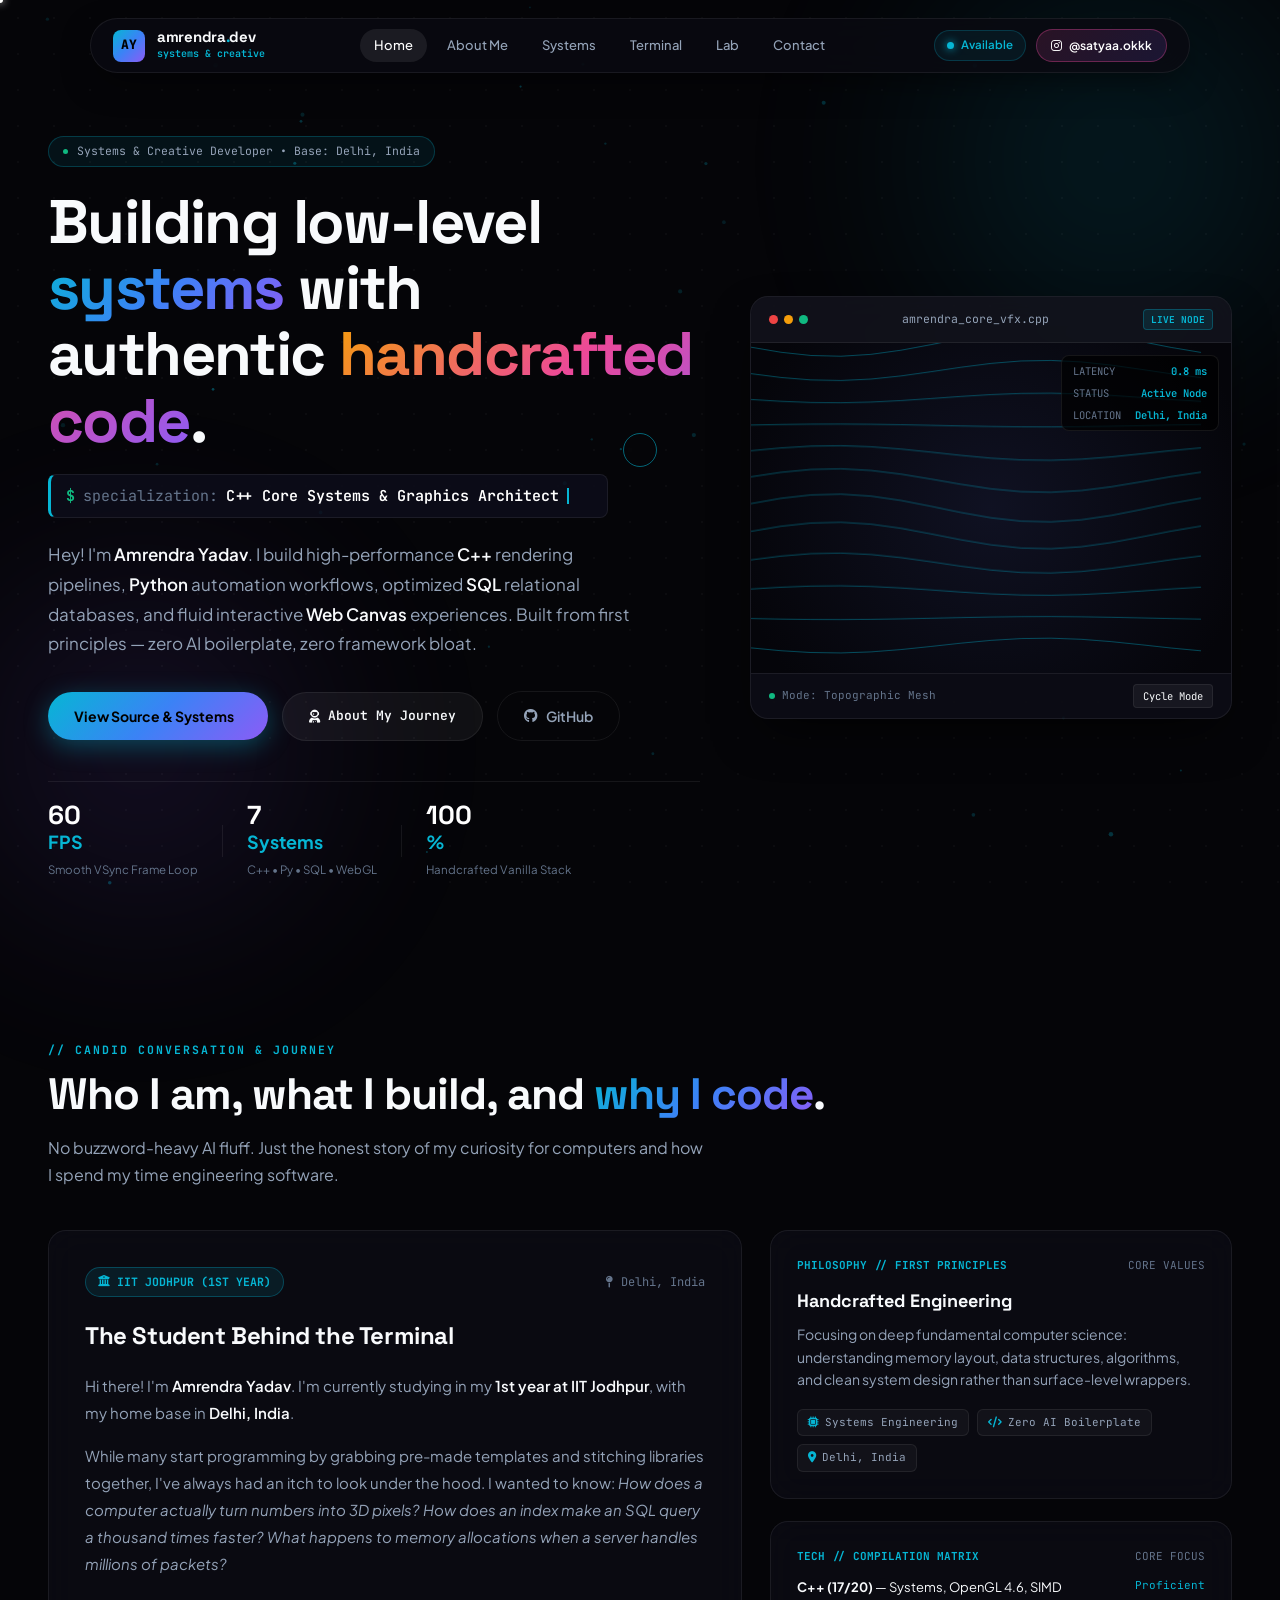
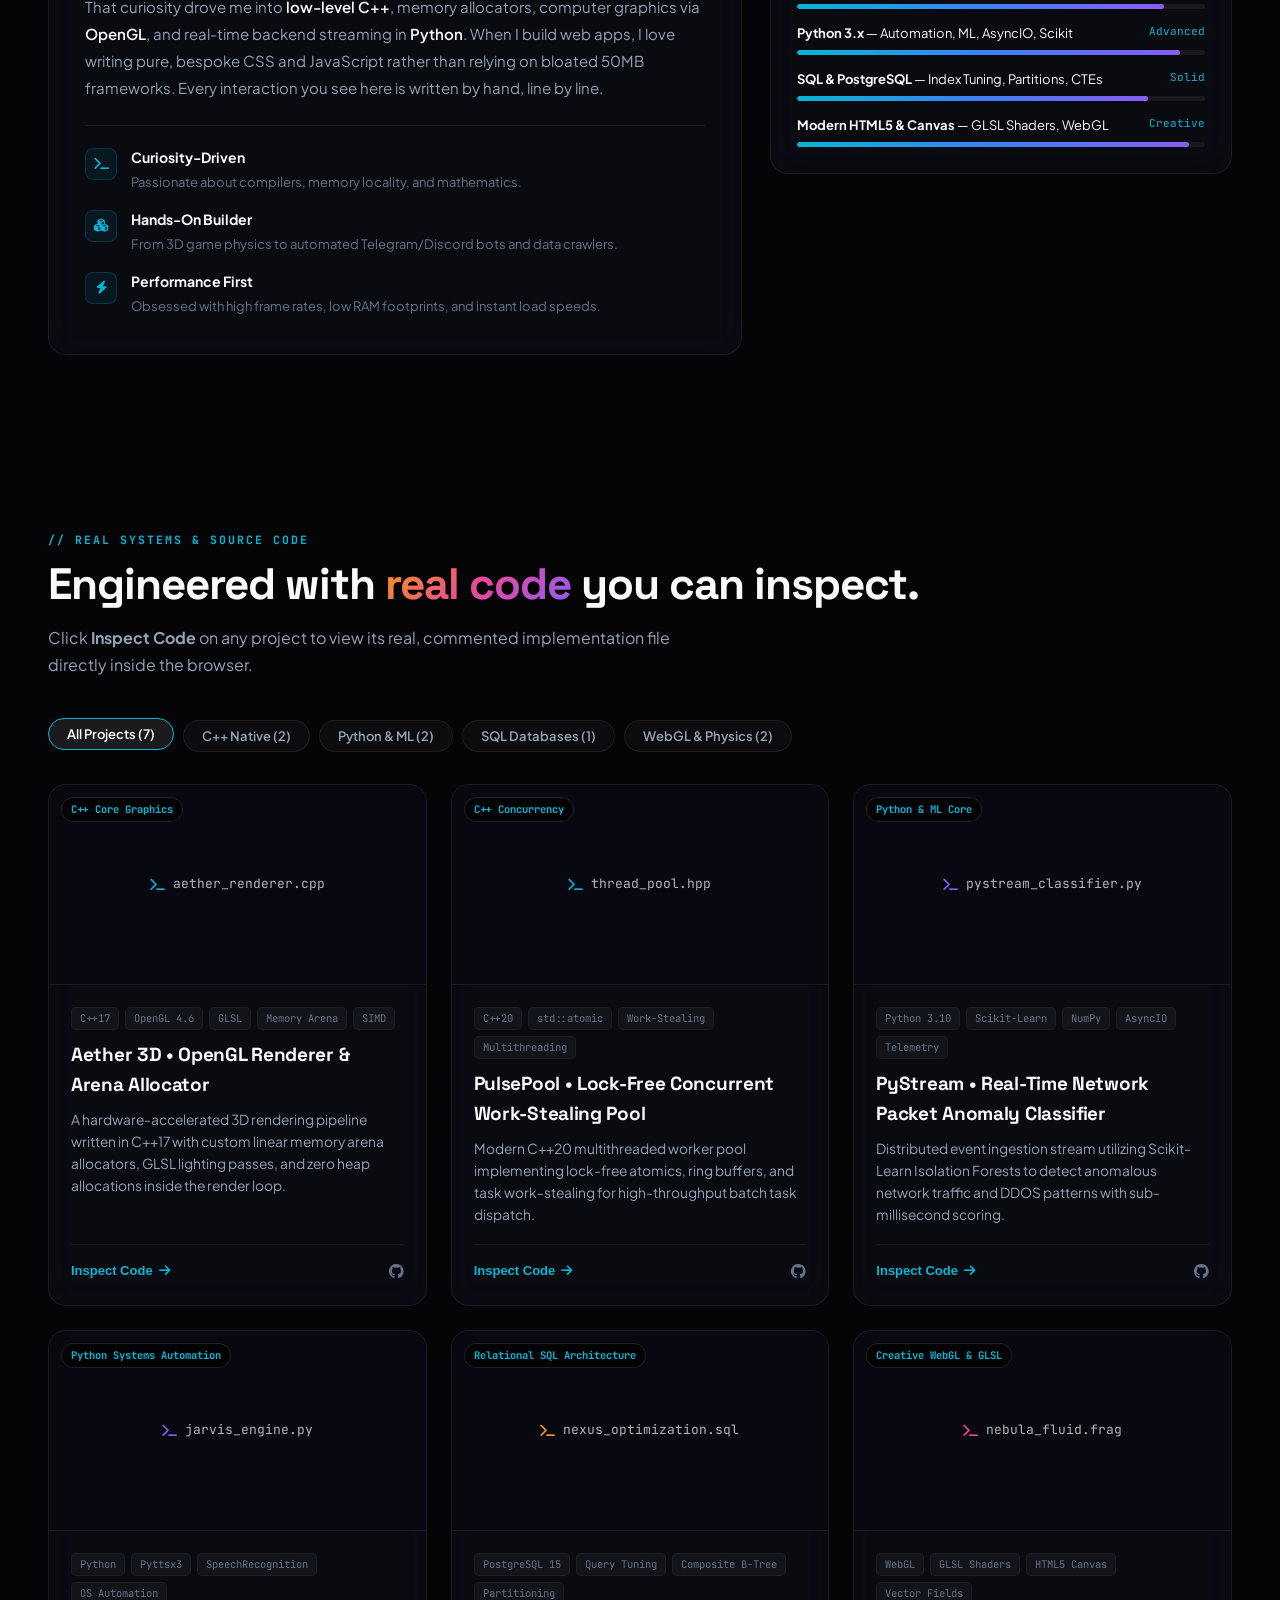
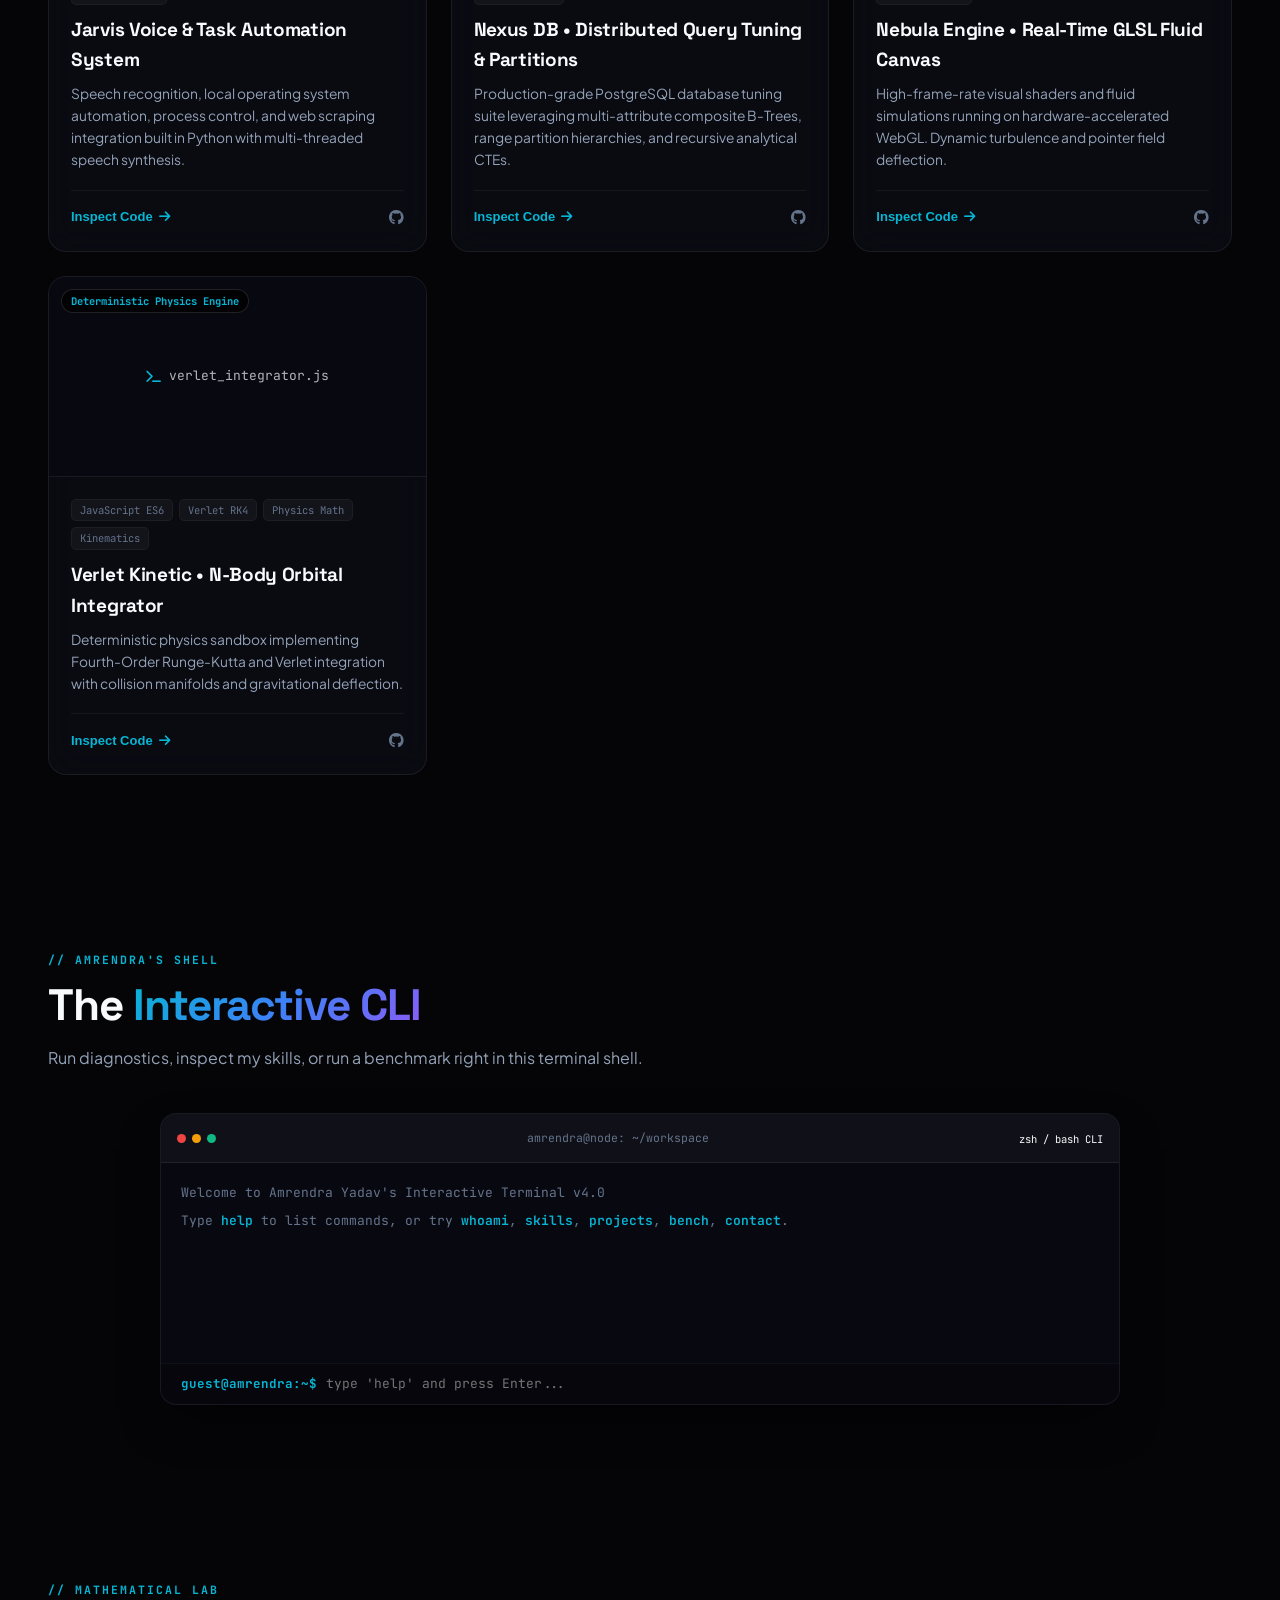
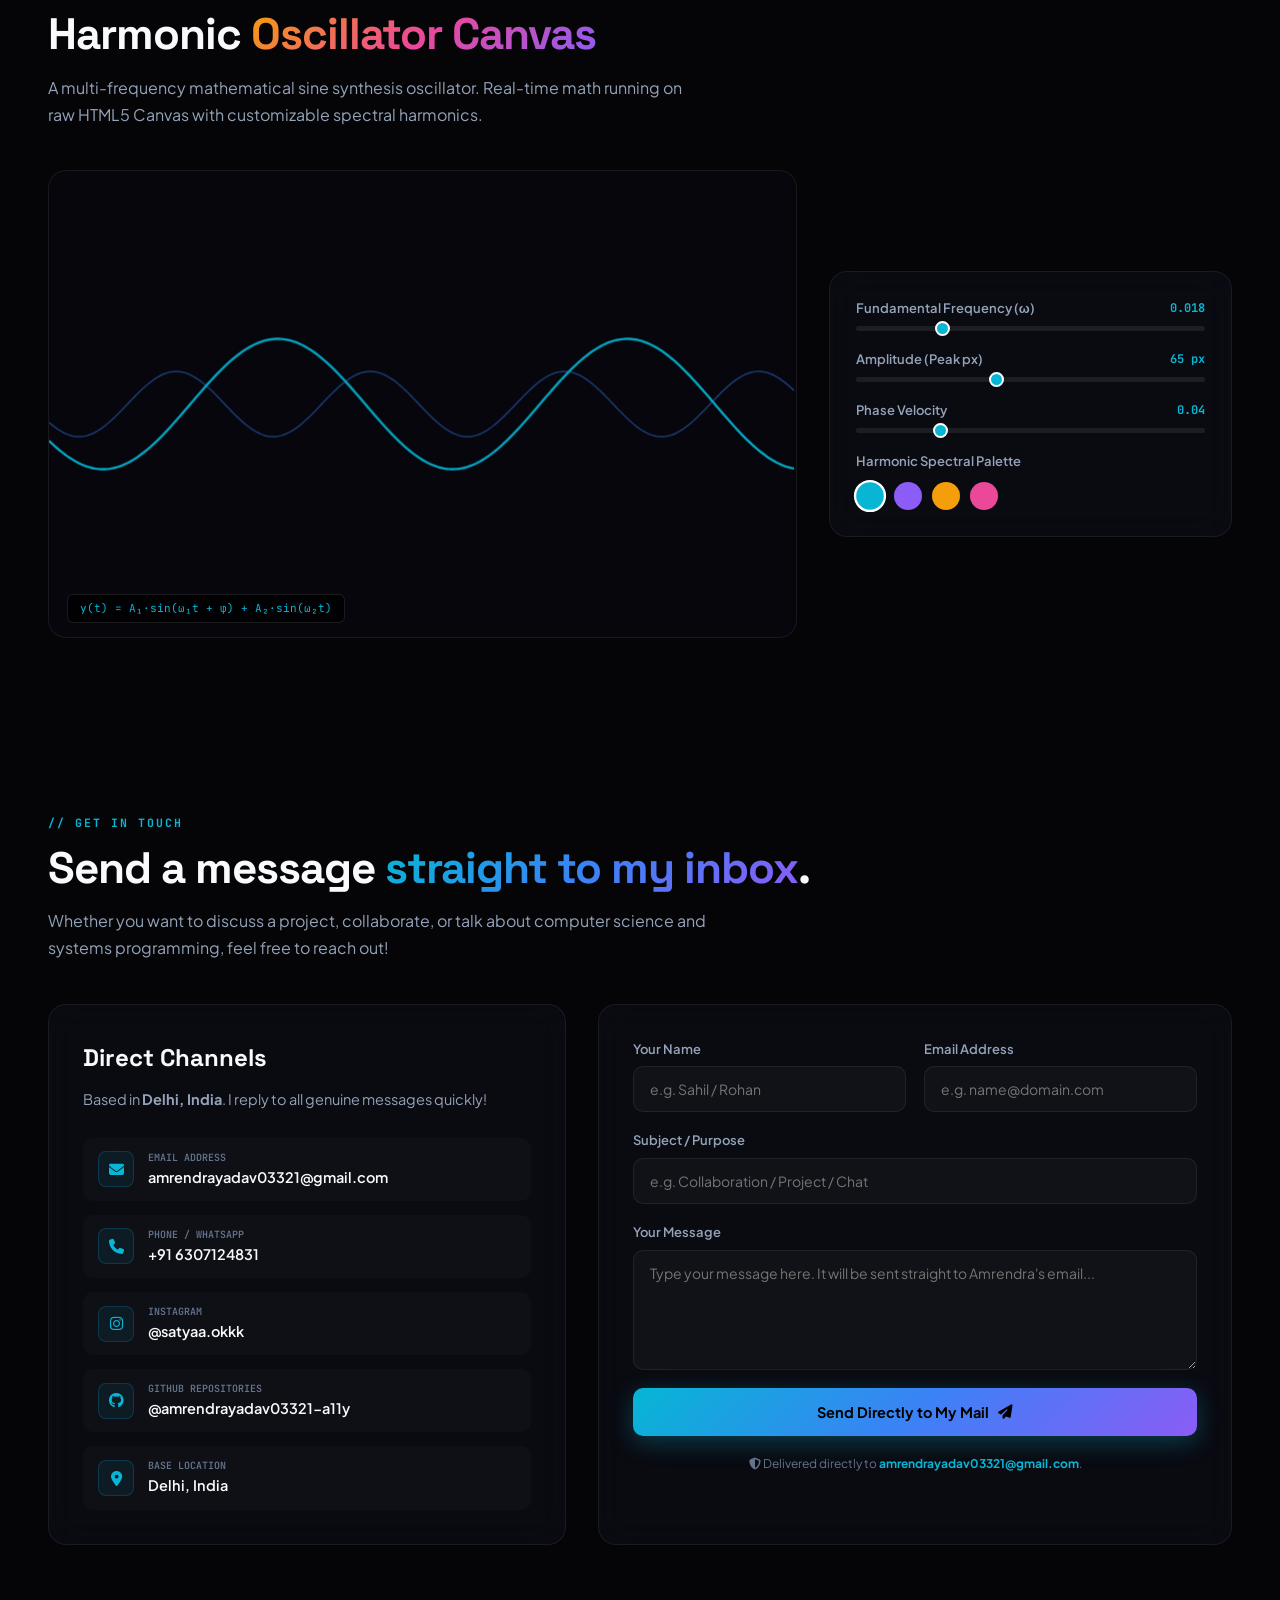
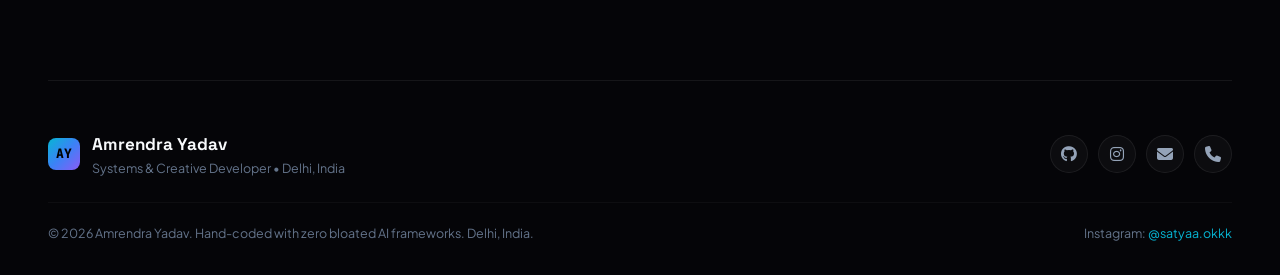
<file: index.html>
<!DOCTYPE html>
<html lang="en">
<head>
  <meta charset="UTF-8">
  <meta name="viewport" content="width=device-width, initial-scale=1.0">
  <meta name="description" content="Amrendra Yadav - Systems Engineer & Creative Developer specializing in low-level C++ rendering, Python systems automation, distributed SQL, and hardware-accelerated WebGL.">
  <meta name="keywords" content="Amrendra Yadav, Systems Engineer, Creative Developer, C++, Python, SQL, WebGL, Shader, Delhi, India, Portfolio">
  <meta name="author" content="Amrendra Yadav">
  <title>Amrendra Yadav • Systems & Creative Developer</title>
  
  <!-- Fonts -->
  <link rel="preconnect" href="https://fonts.googleapis.com">
  <link rel="preconnect" href="https://fonts.gstatic.com" crossorigin>
  <link href="https://fonts.googleapis.com/css2?family=JetBrains+Mono:wght@400;500;700&family=Plus+Jakarta+Sans:wght@300;400;500;600;700;800&family=Space+Grotesk:wght@500;600;700;800&display=swap" rel="stylesheet">
  
  <!-- FontAwesome -->
  <link rel="stylesheet" href="https://cdnjs.cloudflare.com/ajax/libs/font-awesome/6.5.1/css/all.min.css">
  
  <!-- Stylesheet -->
  <link rel="stylesheet" href="styles.css">
</head>
<body class="theme-dark">

  <!-- Hardware-Accelerated Interactive Canvas Backdrop (Lag-Free) -->
  <canvas id="interactive-canvas"></canvas>
  <div class="noise-overlay"></div>
  <div class="ambient-glow ambient-glow-1"></div>
  <div class="ambient-glow ambient-glow-2"></div>

  <!-- Custom Cursor System -->
  <div class="cursor-dot" id="cursor-dot"></div>
  <div class="cursor-follower" id="cursor-follower">
    <span class="cursor-label" id="cursor-label"></span>
  </div>

  <!-- Floating Island Navigation -->
  <header class="header-container">
    <div class="nav-island">
      <a href="#hero" class="brand-badge" data-cursor="link">
        <span class="brand-monogram">AY</span>
        <div class="brand-text-wrap">
          <span class="brand-name">amrendra<span class="brand-dot">.</span>dev</span>
          <span class="brand-sub">systems & creative</span>
        </div>
      </a>

      <nav class="nav-menu">
        <a href="#hero" class="nav-link active" data-cursor="link">Home</a>
        <a href="#about" class="nav-link" data-cursor="link">About Me</a>
        <a href="#projects" class="nav-link" data-cursor="link">Systems</a>
        <a href="#terminal" class="nav-link" data-cursor="link">Terminal</a>
        <a href="#playground" class="nav-link" data-cursor="link">Lab</a>
        <a href="#contact" class="nav-link" data-cursor="link">Contact</a>
      </nav>

      <div class="nav-actions">
        <div class="status-indicator" title="Available for projects & collaboration">
          <span class="status-pulse"></span>
          <span class="status-text">Available</span>
        </div>
        <a href="https://instagram.com/satyaa.okkk" target="_blank" rel="noopener noreferrer" class="social-chip" data-cursor="link" title="Instagram: @satyaa.okkk">
          <i class="fab fa-instagram"></i>
          <span>@satyaa.okkk</span>
        </a>
      </div>
    </div>
  </header>

  <!-- Page Main Content -->
  <main class="page-container">

    <!-- HERO SECTION -->
    <section id="hero" class="hero-section">
      <div class="hero-grid">
        <div class="hero-left">
          
          <div class="meta-pill" data-cursor="info">
            <span class="pill-dot"></span>
            <span class="pill-text">Systems & Creative Developer • Base: Delhi, India</span>
          </div>

          <h1 class="hero-heading">
            Building low-level <span class="gradient-text gradient-ice">systems</span> with authentic <span class="gradient-text gradient-fire">handcrafted code</span>.
          </h1>

          <!-- Live Dynamic Decoder Terminal Subtitle -->
          <div class="decoder-console">
            <span class="decoder-prompt">$</span>
            <span class="decoder-label">specialization:</span>
            <span class="decoder-text" id="decoder-stream">C++ Core Systems Architect</span>
            <span class="decoder-caret"></span>
          </div>

          <p class="hero-summary">
            Hey! I'm <strong>Amrendra Yadav</strong>. I build high-performance <strong>C++</strong> rendering pipelines, <strong>Python</strong> automation workflows, optimized <strong>SQL</strong> relational databases, and fluid interactive <strong>Web Canvas</strong> experiences. Built from first principles — zero AI boilerplate, zero framework bloat.
          </p>

          <div class="hero-cta-group">
            <a href="#projects" class="btn btn-primary" data-cursor="view">
              <span>View Source & Systems</span>
              <i class="fas fa-arrow-down-right"></i>
            </a>
            <a href="#about" class="btn btn-terminal" data-cursor="interact">
              <i class="fas fa-user-astronaut"></i>
              <span>About My Journey</span>
            </a>
            <a href="https://github.com/amrendrayadav03321-a11y" target="_blank" rel="noopener noreferrer" class="btn btn-ghost" data-cursor="link">
              <i class="fab fa-github"></i>
              <span>GitHub</span>
            </a>
          </div>

          <!-- Quick Metrics Bar -->
          <div class="metrics-ticker">
            <div class="metric-box">
              <span class="metric-value">60</span><span class="metric-unit">FPS</span>
              <span class="metric-caption">Smooth VSync Frame Loop</span>
            </div>
            <div class="metric-separator"></div>
            <div class="metric-box">
              <span class="metric-value" data-target="7">7</span><span class="metric-unit"> Systems</span>
              <span class="metric-caption">C++ • Py • SQL • WebGL</span>
            </div>
            <div class="metric-separator"></div>
            <div class="metric-box">
              <span class="metric-value">100</span><span class="metric-unit">%</span>
              <span class="metric-caption">Handcrafted Vanilla Stack</span>
            </div>
          </div>
        </div>

        <!-- Hero Right: Interactive 3D Wireframe HUD -->
        <div class="hero-right">
          <div class="hud-card" id="hud-card" data-cursor="tilt">
            <div class="hud-header">
              <div class="hud-controls">
                <span class="hud-dot hud-dot-red"></span>
                <span class="hud-dot hud-dot-yellow"></span>
                <span class="hud-dot hud-dot-green"></span>
              </div>
              <span class="hud-title">amrendra_core_vfx.cpp</span>
              <span class="hud-badge">LIVE NODE</span>
            </div>

            <div class="hud-canvas-wrap">
              <canvas id="hud-canvas"></canvas>
              <div class="hud-stats-overlay">
                <div class="hud-stat-item">
                  <span class="stat-lbl">LATENCY</span>
                  <span class="stat-val">0.8 ms</span>
                </div>
                <div class="hud-stat-item">
                  <span class="stat-lbl">STATUS</span>
                  <span class="stat-val">Active Node</span>
                </div>
                <div class="hud-stat-item">
                  <span class="stat-lbl">LOCATION</span>
                  <span class="stat-val">Delhi, India</span>
                </div>
              </div>
            </div>

            <div class="hud-footer">
              <div class="hud-status">
                <span class="status-indicator-dot"></span>
                <span id="hud-mode-label">Mode: Topographic Mesh</span>
              </div>
              <button class="hud-mode-btn" id="hud-cycle-btn" data-cursor="button">Cycle Mode</button>
            </div>
          </div>
        </div>
      </div>
    </section>

    <!-- GENUINE "ABOUT ME" STORY SECTION -->
    <section id="about" class="section-container">
      <div class="section-header">
        <span class="section-tag">// CANDID CONVERSATION & JOURNEY</span>
        <h2 class="section-title">Who I am, what I build, and <span class="gradient-text gradient-ice">why I code</span>.</h2>
        <p class="section-desc">
          No buzzword-heavy AI fluff. Just the honest story of my curiosity for computers and how I spend my time engineering software.
        </p>
      </div>

      <div class="about-narrative-grid">
        <!-- Personal Story Card -->
        <div class="story-card" data-cursor="card">
          <div class="story-header">
            <div class="story-badge"><i class="fas fa-university"></i> IIT JODHPUR (1ST YEAR)</div>
            <span class="story-city"><i class="fas fa-map-pin"></i> Delhi, India</span>
          </div>

          <h3 class="story-title">The Student Behind the Terminal</h3>
          <div class="story-body">
            <p>
              Hi there! I'm <strong>Amrendra Yadav</strong>. I'm currently studying in my <strong>1st year at IIT Jodhpur</strong>, with my home base in <strong>Delhi, India</strong>.
            </p>
            <p>
              While many start programming by grabbing pre-made templates and stitching libraries together, I've always had an itch to look under the hood. I wanted to know: <em>How does a computer actually turn numbers into 3D pixels? How does an index make an SQL query a thousand times faster? What happens to memory allocations when a server handles millions of packets?</em>
            </p>
            <p>
              That curiosity drove me into <strong>low-level C++</strong>, memory allocators, computer graphics via <strong>OpenGL</strong>, and real-time backend streaming in <strong>Python</strong>. When I build web apps, I love writing pure, bespoke CSS and JavaScript rather than relying on bloated 50MB frameworks. Every interaction you see here is written by hand, line by line.
            </p>
          </div>

          <div class="story-highlights">
            <div class="highlight-item">
              <i class="fas fa-terminal highlight-icon"></i>
              <div>
                <strong>Curiosity-Driven</strong>
                <span>Passionate about compilers, memory locality, and mathematics.</span>
              </div>
            </div>
            <div class="highlight-item">
              <i class="fas fa-cubes highlight-icon"></i>
              <div>
                <strong>Hands-On Builder</strong>
                <span>From 3D game physics to automated Telegram/Discord bots and data crawlers.</span>
              </div>
            </div>
            <div class="highlight-item">
              <i class="fas fa-bolt highlight-icon"></i>
              <div>
                <strong>Performance First</strong>
                <span>Obsessed with high frame rates, low RAM footprints, and instant load speeds.</span>
              </div>
            </div>
          </div>
        </div>

        <!-- Right Side: Facts Column -->
        <div class="about-facts-column">
          <!-- Engineering Philosophy Card -->
          <div class="fact-card" data-cursor="card">
            <div class="fact-top">
              <span class="fact-code">PHILOSOPHY // FIRST PRINCIPLES</span>
              <span class="fact-status">CORE VALUES</span>
            </div>
            <h4 class="fact-title">Handcrafted Engineering</h4>
            <p class="fact-desc">
              Focusing on deep fundamental computer science: understanding memory layout, data structures, algorithms, and clean system design rather than surface-level wrappers.
            </p>
            <div class="fact-chips">
              <span class="fact-chip"><i class="fas fa-microchip"></i> Systems Engineering</span>
              <span class="fact-chip"><i class="fas fa-code"></i> Zero AI Boilerplate</span>
              <span class="fact-chip"><i class="fas fa-location-dot"></i> Delhi, India</span>
            </div>
          </div>

          <!-- Technical Language Matrix -->
          <div class="fact-card" data-cursor="card">
            <div class="fact-top">
              <span class="fact-code">TECH // COMPILATION MATRIX</span>
              <span class="fact-status">CORE FOCUS</span>
            </div>
            <ul class="clean-skill-list">
              <li>
                <div class="skill-name-row">
                  <span><strong>C++ (17/20)</strong> — Systems, OpenGL 4.6, SIMD</span>
                  <span class="skill-pct">Proficient</span>
                </div>
                <div class="skill-track"><div class="skill-fill" style="width: 90%;"></div></div>
              </li>
              <li>
                <div class="skill-name-row">
                  <span><strong>Python 3.x</strong> — Automation, ML, AsyncIO, Scikit</span>
                  <span class="skill-pct">Advanced</span>
                </div>
                <div class="skill-track"><div class="skill-fill" style="width: 94%;"></div></div>
              </li>
              <li>
                <div class="skill-name-row">
                  <span><strong>SQL & PostgreSQL</strong> — Index Tuning, Partitions, CTEs</span>
                  <span class="skill-pct">Solid</span>
                </div>
                <div class="skill-track"><div class="skill-fill" style="width: 86%;"></div></div>
              </li>
              <li>
                <div class="skill-name-row">
                  <span><strong>Modern HTML5 & Canvas</strong> — GLSL Shaders, WebGL</span>
                  <span class="skill-pct">Creative</span>
                </div>
                <div class="skill-track"><div class="skill-fill" style="width: 96%;"></div></div>
              </li>
            </ul>
          </div>
        </div>
      </div>
    </section>

    <!-- PROJECTS & REAL SOURCE CODE SECTION -->
    <section id="projects" class="section-container">
      <div class="section-header">
        <span class="section-tag">// REAL SYSTEMS & SOURCE CODE</span>
        <h2 class="section-title">Engineered with <span class="gradient-text gradient-fire">real code</span> you can inspect.</h2>
        <p class="section-desc">
          Click <strong>Inspect Code</strong> on any project to view its real, commented implementation file directly inside the browser.
        </p>
      </div>

      <!-- Filter Chips -->
      <div class="filter-bar">
        <button class="filter-chip active" data-filter="all" data-cursor="button">All Projects (7)</button>
        <button class="filter-chip" data-filter="cpp" data-cursor="button">C++ Native (2)</button>
        <button class="filter-chip" data-filter="python" data-cursor="button">Python & ML (2)</button>
        <button class="filter-chip" data-filter="sql" data-cursor="button">SQL Databases (1)</button>
        <button class="filter-chip" data-filter="web" data-cursor="button">WebGL & Physics (2)</button>
      </div>

      <!-- Projects Grid (Injected Dynamically via app.js) -->
      <div class="projects-grid" id="projects-grid"></div>
    </section>

    <!-- INTERACTIVE CLI TERMINAL -->
    <section id="terminal" class="section-container">
      <div class="section-header">
        <span class="section-tag">// AMRENDRA'S SHELL</span>
        <h2 class="section-title">The <span class="gradient-text gradient-ice">Interactive CLI</span></h2>
        <p class="section-desc">
          Run diagnostics, inspect my skills, or run a benchmark right in this terminal shell.
        </p>
      </div>

      <div class="terminal-shell" data-cursor="interact">
        <div class="terminal-bar">
          <div class="terminal-dots">
            <span></span><span></span><span></span>
          </div>
          <span class="terminal-title">amrendra@node: ~/workspace</span>
          <div class="terminal-actions">
            <span class="terminal-badge">zsh / bash CLI</span>
          </div>
        </div>
        <div class="terminal-body" id="terminal-output">
          <p class="term-line term-intro">Welcome to Amrendra Yadav's Interactive Terminal v4.0</p>
          <p class="term-line term-intro">Type <span class="term-highlight">help</span> to list commands, or try <span class="term-highlight">whoami</span>, <span class="term-highlight">skills</span>, <span class="term-highlight">projects</span>, <span class="term-highlight">bench</span>, <span class="term-highlight">contact</span>.</p>
        </div>
        <div class="terminal-input-row">
          <span class="term-prompt">guest@amrendra:~$</span>
          <input type="text" id="terminal-input" class="terminal-input" autocomplete="off" spellcheck="false" placeholder="type 'help' and press Enter...">
        </div>
      </div>
    </section>

    <!-- HARMONIC MATH & PHYSICS LAB -->
    <section id="playground" class="section-container">
      <div class="section-header">
        <span class="section-tag">// MATHEMATICAL LAB</span>
        <h2 class="section-title">Harmonic <span class="gradient-text gradient-fire">Oscillator Canvas</span></h2>
        <p class="section-desc">
          A multi-frequency mathematical sine synthesis oscillator. Real-time math running on raw HTML5 Canvas with customizable spectral harmonics.
        </p>
      </div>

      <div class="lab-workspace">
        <div class="lab-canvas-container">
          <canvas id="lab-canvas"></canvas>
          <div class="lab-hud-overlay">
            <span id="lab-equation-display">y(t) = A₁·sin(ω₁t + φ) + A₂·sin(ω₂t)</span>
          </div>
        </div>

        <div class="lab-controls-panel">
          <div class="control-card">
            <div class="control-header">
              <span class="control-name">Fundamental Frequency (ω)</span>
              <span class="control-readout" id="lbl-freq">0.018</span>
            </div>
            <input type="range" min="0.005" max="0.06" step="0.001" value="0.018" class="range-slider" id="slider-freq">
          </div>

          <div class="control-card">
            <div class="control-header">
              <span class="control-name">Amplitude (Peak px)</span>
              <span class="control-readout" id="lbl-amp">65 px</span>
            </div>
            <input type="range" min="15" max="140" step="1" value="65" class="range-slider" id="slider-amp">
          </div>

          <div class="control-card">
            <div class="control-header">
              <span class="control-name">Phase Velocity</span>
              <span class="control-readout" id="lbl-speed">0.04</span>
            </div>
            <input type="range" min="0.01" max="0.14" step="0.005" value="0.04" class="range-slider" id="slider-speed">
          </div>

          <div class="control-card">
            <span class="control-name">Harmonic Spectral Palette</span>
            <div class="palette-swatches">
              <button class="palette-swatch active" data-palette="cyber" style="--swatch-color: #06b6d4;" title="Cyan Core"></button>
              <button class="palette-swatch" data-palette="violet" style="--swatch-color: #8b5cf6;" title="Electric Violet"></button>
              <button class="palette-swatch" data-palette="amber" style="--swatch-color: #f59e0b;" title="Solar Amber"></button>
              <button class="palette-swatch" data-palette="rose" style="--swatch-color: #ec4899;" title="Neon Crimson"></button>
            </div>
          </div>
        </div>
      </div>
    </section>

    <!-- CONTACT & DIRECT DISPATCH SECTION -->
    <section id="contact" class="section-container">
      <div class="section-header">
        <span class="section-tag">// GET IN TOUCH</span>
        <h2 class="section-title">Send a message <span class="gradient-text gradient-ice">straight to my inbox</span>.</h2>
        <p class="section-desc">
          Whether you want to discuss a project, collaborate, or talk about computer science and systems programming, feel free to reach out!
        </p>
      </div>

      <div class="contact-grid">
        <!-- Direct channels info card -->
        <div class="contact-info-card" data-cursor="card">
          <h3 class="contact-card-title">Direct Channels</h3>
          <p class="contact-card-desc">
            Based in <strong>Delhi, India</strong>. I reply to all genuine messages quickly!
          </p>

          <div class="channel-rows">
            <a href="mailto:amrendrayadav03321@gmail.com" class="channel-row" data-cursor="link">
              <div class="channel-icon"><i class="fas fa-envelope"></i></div>
              <div class="channel-meta">
                <span class="channel-label">EMAIL ADDRESS</span>
                <span class="channel-value">amrendrayadav03321@gmail.com</span>
              </div>
            </a>

            <a href="tel:6307124831" class="channel-row" data-cursor="link">
              <div class="channel-icon"><i class="fas fa-phone"></i></div>
              <div class="channel-meta">
                <span class="channel-label">PHONE / WHATSAPP</span>
                <span class="channel-value">+91 6307124831</span>
              </div>
            </a>

            <a href="https://instagram.com/satyaa.okkk" target="_blank" rel="noopener noreferrer" class="channel-row" data-cursor="link">
              <div class="channel-icon"><i class="fab fa-instagram"></i></div>
              <div class="channel-meta">
                <span class="channel-label">INSTAGRAM</span>
                <span class="channel-value">@satyaa.okkk</span>
              </div>
            </a>

            <a href="https://github.com/amrendrayadav03321-a11y" target="_blank" rel="noopener noreferrer" class="channel-row" data-cursor="link">
              <div class="channel-icon"><i class="fab fa-github"></i></div>
              <div class="channel-meta">
                <span class="channel-label">GITHUB REPOSITORIES</span>
                <span class="channel-value">@amrendrayadav03321-a11y</span>
              </div>
            </a>

            <div class="channel-row">
              <div class="channel-icon"><i class="fas fa-location-dot"></i></div>
              <div class="channel-meta">
                <span class="channel-label">BASE LOCATION</span>
                <span class="channel-value">Delhi, India</span>
              </div>
            </div>
          </div>
        </div>

        <!-- Asynchronous FormSubmit form with fallback -->
        <div class="contact-form-wrap" data-cursor="card">
          <form class="contact-form" id="contact-form" action="https://formsubmit.co/amrendrayadav03321@gmail.com" method="POST">
            <input type="hidden" name="_subject" value="New Message for Amrendra Yadav Portfolio">
            <input type="hidden" name="_captcha" value="false">
            <input type="hidden" name="_template" value="table">
            
            <div class="form-row">
              <div class="form-group">
                <label for="name" class="form-label">Your Name</label>
                <input type="text" id="name" name="name" class="form-input" placeholder="e.g. Sahil / Rohan" required minlength="2" autocomplete="name">
              </div>
              <div class="form-group">
                <label for="email" class="form-label">Email Address</label>
                <input type="email" id="email" name="email" class="form-input" placeholder="e.g. name@domain.com" required autocomplete="email">
              </div>
            </div>

            <div class="form-group">
              <label for="subject" class="form-label">Subject / Purpose</label>
              <input type="text" id="subject" name="subject" class="form-input" placeholder="e.g. Collaboration / Project / Chat">
            </div>

            <div class="form-group">
              <label for="message" class="form-label">Your Message</label>
              <textarea id="message" name="message" class="form-input form-textarea" placeholder="Type your message here. It will be sent straight to Amrendra's email..." required minlength="10"></textarea>
            </div>

            <button type="submit" class="submit-btn" id="submit-btn" data-cursor="button">
              <span class="btn-text">Send Directly to My Mail</span>
              <i class="fas fa-paper-plane"></i>
            </button>
            <p class="form-note"><i class="fas fa-shield-halved"></i> Delivered directly to <strong>amrendrayadav03321@gmail.com</strong>.</p>
          </form>
        </div>
      </div>
    </section>

    <!-- FOOTER -->
    <footer class="footer-wrap">
      <div class="footer-inner">
        <div class="footer-brand">
          <span class="brand-monogram">AY</span>
          <div>
            <h4 class="footer-name">Amrendra Yadav</h4>
            <p class="footer-sub">Systems & Creative Developer • Delhi, India</p>
          </div>
        </div>

        <div class="footer-socials">
          <a href="https://github.com/amrendrayadav03321-a11y" target="_blank" rel="noopener noreferrer" class="footer-link" data-cursor="link" title="GitHub"><i class="fab fa-github"></i></a>
          <a href="https://instagram.com/satyaa.okkk" target="_blank" rel="noopener noreferrer" class="footer-link" data-cursor="link" title="Instagram"><i class="fab fa-instagram"></i></a>
          <a href="mailto:amrendrayadav03321@gmail.com" class="footer-link" data-cursor="link" title="Email"><i class="fas fa-envelope"></i></a>
          <a href="tel:6307124831" class="footer-link" data-cursor="link" title="Call"><i class="fas fa-phone"></i></a>
        </div>
      </div>
      <div class="footer-bottom">
        <span>© 2026 Amrendra Yadav. Hand-coded with zero bloated AI frameworks. Delhi, India.</span>
        <span>Instagram: <a href="https://instagram.com/satyaa.okkk" target="_blank" rel="noopener noreferrer" class="footer-author-link">@satyaa.okkk</a></span>
      </div>
    </footer>

  </main>

  <!-- NATIVE TOP-LAYER DIALOG MODAL (Source Inspector) -->
  <dialog id="project-modal" class="project-dialog">
    <div class="dialog-shell">
      <div class="dialog-header">
        <div class="dialog-tag-row" id="modal-tags"></div>
        <button class="dialog-close-btn" id="modal-close-btn" data-cursor="button" aria-label="Close modal">
          <i class="fas fa-xmark"></i>
        </button>
      </div>

      <div class="dialog-hero">
        <h2 class="dialog-title" id="modal-title">Project Title</h2>
        <p class="dialog-desc" id="modal-desc">Description will be injected here.</p>
      </div>

      <!-- Live Code Inspector -->
      <div class="dialog-code-panel">
        <div class="code-panel-header">
          <div class="code-tab-active">
            <i class="fas fa-code"></i>
            <span id="modal-code-filename">source_file.cpp</span>
          </div>
          <button class="copy-btn" id="copy-code-btn" data-cursor="button" title="Copy code snippet">
            <i class="fas fa-copy"></i>
            <span>Copy</span>
          </button>
        </div>
        <pre class="code-pre"><code class="code-block" id="modal-code"></code></pre>
      </div>

      <div class="dialog-footer">
        <div class="dialog-tech-chips" id="modal-tech-chips"></div>
        <div class="dialog-links">
          <a href="https://github.com/amrendrayadav03321-a11y" target="_blank" rel="noopener noreferrer" class="dialog-action-btn" data-cursor="link">
            <i class="fab fa-github"></i>
            <span>GitHub Repository</span>
          </a>
        </div>
      </div>
    </div>
  </dialog>

  <!-- Optimized JavaScript Engine -->
  <script src="app.js"></script>
</body>
</html>
</file>
<file: styles.css>
/* ==========================================================================
   AMRENDRA YADAV — IIT JODHPUR (1ST YEAR)
   Bespoke Handcrafted Design System • Zero AI Boilerplate
   Ultra-Smooth Hardware-Accelerated CSS (Lag-Free)
   ========================================================================== */

:root {
  /* Color Palette */
  --bg-deep: #050508;
  --bg-surface: #0a0a12;
  --bg-card: rgba(13, 13, 22, 0.76);
  --bg-island: rgba(10, 10, 18, 0.82);

  --border-subtle: rgba(255, 255, 255, 0.07);
  --border-accent: rgba(6, 182, 212, 0.35);

  --text-primary: #f8fafc;
  --text-secondary: #94a3b8;
  --text-muted: #64748b;

  --accent-cyan: #06b6d4;
  --accent-violet: #8b5cf6;
  --accent-amber: #f59e0b;
  --accent-rose: #ec4899;
  --accent-emerald: #10b981;

  --grad-ice: linear-gradient(135deg, #06b6d4 0%, #3b82f6 50%, #8b5cf6 100%);
  --grad-fire: linear-gradient(135deg, #f59e0b 0%, #ec4899 50%, #8b5cf6 100%);
  --grad-card-border: radial-gradient(350px circle at var(--mouse-x, 0) var(--mouse-y, 0), rgba(6, 182, 212, 0.2), transparent 45%);

  /* Typography */
  --font-sans: 'Plus Jakarta Sans', -apple-system, BlinkMacSystemFont, 'Segoe UI', Roboto, sans-serif;
  --font-mono: 'JetBrains Mono', monospace;
  --font-heading: 'Space Grotesk', sans-serif;

  /* Optimized Transitions */
  --ease-spring: cubic-bezier(0.16, 1, 0.3, 1);
  --transition-fast: 0.16s ease;
  --transition-normal: 0.3s var(--ease-spring);
}

/* Base Reset */
*, *::before, *::after {
  box-sizing: border-box;
  margin: 0;
  padding: 0;
  cursor: none;
}

html {
  scroll-behavior: smooth;
  background-color: var(--bg-deep);
  color: var(--text-primary);
  font-family: var(--font-sans);
  font-size: 16px;
  line-height: 1.6;
  -webkit-font-smoothing: antialiased;
}

body {
  position: relative;
  min-height: 100vh;
  overflow-x: hidden;
  background-color: var(--bg-deep);
}

::selection {
  background: var(--accent-cyan);
  color: #000;
}

/* Smooth Scrollbar */
::-webkit-scrollbar {
  width: 6px;
}
::-webkit-scrollbar-track {
  background: var(--bg-deep);
}
::-webkit-scrollbar-thumb {
  background: rgba(255, 255, 255, 0.12);
  border-radius: 999px;
}
::-webkit-scrollbar-thumb:hover {
  background: var(--accent-cyan);
}

/* Ambient Canvas Backdrop - Lag-free */
#interactive-canvas {
  position: fixed;
  top: 0;
  left: 0;
  width: 100vw;
  height: 100vh;
  z-index: 0;
  pointer-events: none;
  transform: translateZ(0); /* Hardware accelerate */
}

.noise-overlay {
  position: fixed;
  top: 0;
  left: 0;
  width: 100vw;
  height: 100vh;
  background-image: radial-gradient(rgba(255, 255, 255, 0.03) 1px, transparent 1px);
  background-size: 36px 36px;
  pointer-events: none;
  z-index: 1;
}

.ambient-glow {
  position: fixed;
  border-radius: 50%;
  filter: blur(100px); /* Reduced from 140px to eliminate GPU lag */
  pointer-events: none;
  opacity: 0.18;
  z-index: 0;
  transform: translateZ(0);
}

.ambient-glow-1 {
  width: 42vw;
  height: 42vw;
  background: radial-gradient(circle, var(--accent-cyan), transparent 70%);
  top: -12%;
  right: -8%;
}

.ambient-glow-2 {
  width: 38vw;
  height: 38vw;
  background: radial-gradient(circle, var(--accent-violet), transparent 70%);
  bottom: -10%;
  left: -8%;
}

/* Dual Cursor */
.cursor-dot {
  position: fixed;
  width: 6px;
  height: 6px;
  background: #ffffff;
  border-radius: 50%;
  pointer-events: none;
  transform: translate(-50%, -50%);
  z-index: 10000;
  box-shadow: 0 0 8px #ffffff;
}

.cursor-follower {
  position: fixed;
  width: 34px;
  height: 34px;
  border: 1px solid rgba(6, 182, 212, 0.55);
  border-radius: 50%;
  pointer-events: none;
  transform: translate(-50%, -50%);
  z-index: 9999;
  display: flex;
  align-items: center;
  justify-content: center;
  transition: width 0.25s var(--ease-spring),
              height 0.25s var(--ease-spring),
              border-color 0.2s,
              background-color 0.2s;
  backdrop-filter: blur(2px);
  -webkit-backdrop-filter: blur(2px);
}

.cursor-label {
  font-family: var(--font-mono);
  font-size: 9px;
  font-weight: 700;
  letter-spacing: 1px;
  color: #ffffff;
  text-transform: uppercase;
  display: none;
}

body.cursor-active-link .cursor-follower {
  width: 50px;
  height: 50px;
  border-color: var(--accent-cyan);
  background: rgba(6, 182, 212, 0.1);
}

body.cursor-active-view .cursor-follower {
  width: 68px;
  height: 68px;
  border-color: #ffffff;
  background: rgba(255, 255, 255, 0.12);
}
body.cursor-active-view .cursor-label {
  display: block;
}

body.cursor-active-card .cursor-follower {
  width: 42px;
  height: 42px;
  border-color: var(--accent-violet);
}

/* Container */
.page-container {
  position: relative;
  z-index: 2;
  width: 100%;
  max-width: 1240px;
  margin: 0 auto;
  padding: 0 28px;
}

/* Floating Navigation Island */
.header-container {
  position: fixed;
  top: 18px;
  left: 0;
  width: 100%;
  z-index: 500;
  display: flex;
  justify-content: center;
  padding: 0 20px;
}

.nav-island {
  display: flex;
  align-items: center;
  justify-content: space-between;
  gap: 24px;
  width: 100%;
  max-width: 1100px;
  padding: 10px 22px;
  background: var(--bg-island);
  border: 1px solid var(--border-subtle);
  border-radius: 999px;
  backdrop-filter: blur(18px);
  -webkit-backdrop-filter: blur(18px);
  box-shadow: 0 12px 36px -10px rgba(0, 0, 0, 0.65);
}

.brand-badge {
  display: flex;
  align-items: center;
  gap: 12px;
  text-decoration: none;
  color: var(--text-primary);
}

.brand-monogram {
  width: 32px;
  height: 32px;
  border-radius: 8px;
  background: var(--grad-ice);
  display: flex;
  align-items: center;
  justify-content: center;
  font-family: var(--font-mono);
  font-weight: 800;
  font-size: 13px;
  color: #000;
}

.brand-text-wrap {
  display: flex;
  flex-direction: column;
}

.brand-name {
  font-family: var(--font-heading);
  font-weight: 700;
  font-size: 15px;
  letter-spacing: -0.3px;
  line-height: 1.1;
}

.brand-dot {
  color: var(--accent-cyan);
}

.brand-sub {
  font-family: var(--font-mono);
  font-size: 10px;
  color: var(--accent-cyan);
  font-weight: 600;
}

.nav-menu {
  display: flex;
  align-items: center;
  gap: 6px;
}

.nav-link {
  padding: 6px 14px;
  border-radius: 999px;
  text-decoration: none;
  font-size: 13px;
  font-weight: 500;
  color: var(--text-secondary);
  transition: all var(--transition-fast);
}

.nav-link:hover, .nav-link.active {
  color: #ffffff;
  background: rgba(255, 255, 255, 0.08);
}

.nav-actions {
  display: flex;
  align-items: center;
  gap: 10px;
}

.status-indicator {
  display: flex;
  align-items: center;
  gap: 7px;
  padding: 5px 12px;
  background: rgba(6, 182, 212, 0.08);
  border: 1px solid rgba(6, 182, 212, 0.22);
  border-radius: 999px;
  font-size: 11.5px;
  font-weight: 600;
  color: var(--accent-cyan);
}

.status-pulse {
  width: 7px;
  height: 7px;
  border-radius: 50%;
  background: var(--accent-cyan);
  box-shadow: 0 0 8px var(--accent-cyan);
  animation: pulseBeacon 2s infinite ease-in-out;
}

@keyframes pulseBeacon {
  0%, 100% { opacity: 1; transform: scale(1); }
  50% { opacity: 0.3; transform: scale(0.85); }
}

.social-chip {
  display: flex;
  align-items: center;
  gap: 7px;
  padding: 6px 14px;
  border-radius: 999px;
  background: linear-gradient(135deg, rgba(236, 72, 153, 0.15), rgba(139, 92, 246, 0.15));
  border: 1px solid rgba(236, 72, 153, 0.35);
  color: #fff;
  text-decoration: none;
  font-size: 12px;
  font-weight: 600;
  transition: transform var(--transition-fast);
}

.social-chip:hover {
  transform: translateY(-2px);
}

/* HERO SECTION */
.hero-section {
  padding-top: 135px;
  padding-bottom: 70px;
  min-height: 92vh;
  display: flex;
  align-items: center;
}

.hero-grid {
  display: grid;
  grid-template-columns: 1.15fr 0.85fr;
  gap: 50px;
  align-items: center;
  width: 100%;
}

.meta-pill {
  display: inline-flex;
  align-items: center;
  gap: 9px;
  padding: 5px 14px;
  background: rgba(6, 182, 212, 0.08);
  border: 1px solid rgba(6, 182, 212, 0.25);
  border-radius: 999px;
  font-family: var(--font-mono);
  font-size: 11.5px;
  color: var(--text-primary);
  margin-bottom: 22px;
}

.pill-badge-iit {
  background: var(--accent-cyan);
  color: #000;
  font-weight: 800;
  padding: 2px 7px;
  border-radius: 4px;
  font-size: 10px;
}

.pill-dot {
  width: 5px;
  height: 5px;
  border-radius: 50%;
  background: var(--accent-emerald);
}

.pill-text {
  color: var(--text-secondary);
}

.hero-heading {
  font-family: var(--font-heading);
  font-size: clamp(36px, 4.8vw, 64px);
  font-weight: 800;
  line-height: 1.08;
  letter-spacing: -1.6px;
  margin-bottom: 20px;
}

.gradient-text {
  -webkit-background-clip: text;
  -webkit-text-fill-color: transparent;
  display: inline;
}

.gradient-ice {
  background-image: var(--grad-ice);
}

.gradient-fire {
  background-image: var(--grad-fire);
}

.decoder-console {
  display: flex;
  align-items: center;
  gap: 8px;
  padding: 9px 15px;
  background: rgba(14, 14, 26, 0.85);
  border: 1px solid var(--border-subtle);
  border-left: 3px solid var(--accent-cyan);
  border-radius: 8px;
  font-family: var(--font-mono);
  font-size: clamp(13px, 1.8vw, 15px);
  margin-bottom: 22px;
  max-width: 560px;
}

.decoder-prompt {
  color: var(--accent-emerald);
  font-weight: 700;
}

.decoder-label {
  color: var(--text-muted);
}

.decoder-text {
  color: #ffffff;
  font-weight: 600;
}

.decoder-caret {
  width: 2px;
  height: 16px;
  background: var(--accent-cyan);
  animation: blinkCaret 0.8s infinite;
}

@keyframes blinkCaret {
  0%, 100% { opacity: 0; }
  50% { opacity: 1; }
}

.hero-summary {
  font-size: clamp(15px, 1.7vw, 17px);
  color: var(--text-secondary);
  line-height: 1.75;
  margin-bottom: 32px;
  max-width: 600px;
}

.hero-summary strong {
  color: var(--text-primary);
  font-weight: 600;
}

.hero-cta-group {
  display: flex;
  gap: 14px;
  flex-wrap: wrap;
  align-items: center;
  margin-bottom: 40px;
}

.btn {
  display: inline-flex;
  align-items: center;
  gap: 8px;
  padding: 13px 26px;
  border-radius: 999px;
  font-size: 14px;
  font-weight: 600;
  text-decoration: none;
  transition: transform var(--transition-fast), box-shadow var(--transition-fast);
  border: none;
}

.btn-primary {
  background: var(--grad-ice);
  color: #000;
  font-weight: 700;
  box-shadow: 0 6px 24px rgba(6, 182, 212, 0.35);
}

.btn-primary:hover {
  transform: translateY(-2px);
  box-shadow: 0 10px 30px rgba(6, 182, 212, 0.5);
}

.btn-terminal {
  background: rgba(255, 255, 255, 0.05);
  color: var(--text-primary);
  border: 1px solid var(--border-subtle);
  font-family: var(--font-mono);
  font-size: 13px;
}

.btn-terminal:hover {
  background: rgba(255, 255, 255, 0.08);
  border-color: var(--accent-cyan);
  transform: translateY(-2px);
}

.btn-ghost {
  background: transparent;
  color: var(--text-secondary);
  border: 1px solid var(--border-subtle);
}

.btn-ghost:hover {
  color: #fff;
  border-color: rgba(255, 255, 255, 0.2);
  transform: translateY(-2px);
}

/* Metrics Ticker */
.metrics-ticker {
  display: flex;
  align-items: center;
  gap: 24px;
  padding-top: 20px;
  border-top: 1px solid var(--border-subtle);
}

.metric-box {
  display: flex;
  flex-direction: column;
}

.metric-value {
  font-family: var(--font-heading);
  font-size: 26px;
  font-weight: 800;
  color: #fff;
  line-height: 1;
}

.metric-unit {
  font-size: 18px;
  color: var(--accent-cyan);
  font-weight: 700;
}

.metric-caption {
  font-size: 11.5px;
  color: var(--text-muted);
  margin-top: 4px;
}

.metric-separator {
  width: 1px;
  height: 32px;
  background: var(--border-subtle);
}

/* HERO RIGHT: HUD 3D Card */
.hud-card {
  position: relative;
  background: rgba(14, 14, 24, 0.82);
  border: 1px solid var(--border-subtle);
  border-radius: 18px;
  overflow: hidden;
  box-shadow: 0 20px 50px -15px rgba(0, 0, 0, 0.8);
  backdrop-filter: blur(20px);
  -webkit-backdrop-filter: blur(20px);
  transition: transform 0.2s ease-out, border-color var(--transition-fast);
}

.hud-card:hover {
  border-color: var(--border-accent);
}

.hud-header {
  display: flex;
  align-items: center;
  justify-content: space-between;
  padding: 12px 18px;
  border-bottom: 1px solid var(--border-subtle);
  background: rgba(255, 255, 255, 0.02);
}

.hud-controls {
  display: flex;
  gap: 6px;
}

.hud-dot {
  width: 9px;
  height: 9px;
  border-radius: 50%;
}
.hud-dot-red { background: #ef4444; }
.hud-dot-yellow { background: #f59e0b; }
.hud-dot-green { background: #10b981; }

.hud-title {
  font-family: var(--font-mono);
  font-size: 11.5px;
  color: var(--text-secondary);
}

.hud-badge {
  font-family: var(--font-mono);
  font-size: 9.5px;
  font-weight: 700;
  padding: 2px 7px;
  border-radius: 4px;
  background: rgba(6, 182, 212, 0.12);
  color: var(--accent-cyan);
  border: 1px solid rgba(6, 182, 212, 0.3);
}

.hud-canvas-wrap {
  position: relative;
  width: 100%;
  aspect-ratio: 16 / 11;
  background: radial-gradient(circle at center, rgba(16, 18, 36, 0.9), #05050a 90%);
}

#hud-canvas {
  width: 100%;
  height: 100%;
  display: block;
}

.hud-stats-overlay {
  position: absolute;
  top: 12px;
  right: 12px;
  display: flex;
  flex-direction: column;
  gap: 5px;
  padding: 7px 11px;
  border-radius: 8px;
  background: rgba(0, 0, 0, 0.7);
  border: 1px solid rgba(255, 255, 255, 0.08);
}

.hud-stat-item {
  display: flex;
  justify-content: space-between;
  gap: 14px;
  font-family: var(--font-mono);
  font-size: 10.5px;
}

.stat-lbl {
  color: var(--text-muted);
}
.stat-val {
  color: var(--accent-cyan);
  font-weight: 600;
}

.hud-footer {
  display: flex;
  align-items: center;
  justify-content: space-between;
  padding: 10px 18px;
  border-top: 1px solid var(--border-subtle);
  font-family: var(--font-mono);
  font-size: 11px;
  color: var(--text-muted);
}

.hud-status {
  display: flex;
  align-items: center;
  gap: 7px;
}

.status-indicator-dot {
  width: 6px;
  height: 6px;
  border-radius: 50%;
  background: var(--accent-emerald);
}

.hud-mode-btn {
  background: rgba(255, 255, 255, 0.05);
  border: 1px solid var(--border-subtle);
  color: var(--text-primary);
  font-family: var(--font-mono);
  font-size: 10.5px;
  padding: 4px 9px;
  border-radius: 4px;
  transition: all var(--transition-fast);
}

.hud-mode-btn:hover {
  border-color: var(--accent-cyan);
  color: var(--accent-cyan);
}

/* SECTION STRUCTURE */
.section-container {
  padding: 85px 0;
  position: relative;
}

.section-header {
  margin-bottom: 42px;
}

.section-tag {
  font-family: var(--font-mono);
  font-size: 11.5px;
  font-weight: 700;
  letter-spacing: 2px;
  color: var(--accent-cyan);
  display: inline-block;
  margin-bottom: 10px;
}

.section-title {
  font-family: var(--font-heading);
  font-size: clamp(28px, 3.5vw, 44px);
  font-weight: 800;
  letter-spacing: -1px;
  line-height: 1.15;
  margin-bottom: 14px;
}

.section-desc {
  font-size: 16px;
  color: var(--text-secondary);
  max-width: 660px;
  line-height: 1.7;
}

/* ABOUT SECTION NARRATIVE */
.about-narrative-grid {
  display: grid;
  grid-template-columns: 1.2fr 0.8fr;
  gap: 28px;
}

.story-card {
  background: var(--bg-card);
  border: 1px solid var(--border-subtle);
  border-radius: 18px;
  padding: 36px;
  backdrop-filter: blur(16px);
  -webkit-backdrop-filter: blur(16px);
}

.story-header {
  display: flex;
  align-items: center;
  justify-content: space-between;
  margin-bottom: 20px;
  flex-wrap: wrap;
  gap: 10px;
}

.story-badge {
  display: inline-flex;
  align-items: center;
  gap: 7px;
  padding: 5px 12px;
  border-radius: 999px;
  background: rgba(6, 182, 212, 0.1);
  border: 1px solid rgba(6, 182, 212, 0.3);
  font-family: var(--font-mono);
  font-size: 11.5px;
  font-weight: 700;
  color: var(--accent-cyan);
}

.story-city {
  font-family: var(--font-mono);
  font-size: 12px;
  color: var(--text-muted);
}

.story-title {
  font-family: var(--font-heading);
  font-size: 24px;
  font-weight: 800;
  letter-spacing: -0.4px;
  margin-bottom: 16px;
}

.story-body p {
  font-size: 15px;
  color: var(--text-secondary);
  line-height: 1.8;
  margin-bottom: 16px;
}

.story-body strong {
  color: var(--text-primary);
  font-weight: 600;
}

.story-highlights {
  display: flex;
  flex-direction: column;
  gap: 14px;
  margin-top: 24px;
  padding-top: 20px;
  border-top: 1px solid var(--border-subtle);
}

.highlight-item {
  display: flex;
  align-items: flex-start;
  gap: 14px;
}

.highlight-icon {
  width: 32px;
  height: 32px;
  border-radius: 8px;
  background: rgba(6, 182, 212, 0.08);
  border: 1px solid rgba(6, 182, 212, 0.2);
  display: flex;
  align-items: center;
  justify-content: center;
  font-size: 13px;
  color: var(--accent-cyan);
  flex-shrink: 0;
  margin-top: 2px;
}

.highlight-item strong {
  display: block;
  font-size: 14px;
  color: var(--text-primary);
}

.highlight-item span {
  font-size: 13px;
  color: var(--text-muted);
}

/* Facts Column */
.about-facts-column {
  display: flex;
  flex-direction: column;
  gap: 22px;
}

.fact-card {
  background: var(--bg-card);
  border: 1px solid var(--border-subtle);
  border-radius: 18px;
  padding: 26px;
  backdrop-filter: blur(16px);
  -webkit-backdrop-filter: blur(16px);
}

.fact-top {
  display: flex;
  justify-content: space-between;
  align-items: center;
  margin-bottom: 12px;
  font-family: var(--font-mono);
  font-size: 11px;
}

.fact-code {
  color: var(--accent-cyan);
  font-weight: 700;
}

.fact-status {
  color: var(--text-muted);
}

.fact-title {
  font-family: var(--font-heading);
  font-size: 18px;
  font-weight: 700;
  margin-bottom: 8px;
}

.fact-desc {
  font-size: 14px;
  color: var(--text-secondary);
  line-height: 1.6;
  margin-bottom: 18px;
}

.fact-chips {
  display: flex;
  flex-wrap: wrap;
  gap: 8px;
}

.fact-chip {
  display: inline-flex;
  align-items: center;
  gap: 6px;
  padding: 4px 10px;
  border-radius: 6px;
  background: rgba(255, 255, 255, 0.035);
  border: 1px solid var(--border-subtle);
  font-family: var(--font-mono);
  font-size: 11px;
  color: var(--text-secondary);
}

.fact-chip i {
  color: var(--accent-cyan);
}

/* Clean Skill List */
.clean-skill-list {
  list-style: none;
  display: flex;
  flex-direction: column;
  gap: 14px;
}

.skill-name-row {
  display: flex;
  justify-content: space-between;
  font-size: 13px;
  margin-bottom: 6px;
}

.skill-name-row strong {
  color: var(--text-primary);
}

.skill-pct {
  font-family: var(--font-mono);
  font-size: 11px;
  color: var(--accent-cyan);
}

.skill-track {
  height: 5px;
  background: rgba(255, 255, 255, 0.06);
  border-radius: 999px;
  overflow: hidden;
}

.skill-fill {
  height: 100%;
  border-radius: 999px;
  background: var(--grad-ice);
}

/* PROJECTS GRID */
.filter-bar {
  display: flex;
  gap: 9px;
  flex-wrap: wrap;
  margin-bottom: 32px;
}

.filter-chip {
  padding: 7px 18px;
  border-radius: 999px;
  background: rgba(255, 255, 255, 0.03);
  border: 1px solid var(--border-subtle);
  color: var(--text-secondary);
  font-family: var(--font-sans);
  font-size: 13px;
  font-weight: 600;
  transition: all var(--transition-fast);
}

.filter-chip:hover, .filter-chip.active {
  color: #fff;
  background: rgba(255, 255, 255, 0.09);
  border-color: var(--accent-cyan);
  transform: translateY(-2px);
}

.projects-grid {
  display: grid;
  grid-template-columns: repeat(auto-fill, minmax(340px, 1fr));
  gap: 24px;
}

.project-card {
  position: relative;
  background: var(--bg-card);
  border: 1px solid var(--border-subtle);
  border-radius: 18px;
  overflow: hidden;
  display: flex;
  flex-direction: column;
  backdrop-filter: blur(16px);
  -webkit-backdrop-filter: blur(16px);
  transition: transform var(--transition-normal), border-color var(--transition-fast);
}

.project-card:hover {
  transform: translateY(-5px);
  border-color: rgba(255, 255, 255, 0.16);
}

.project-glow {
  position: absolute;
  top: 0;
  left: 0;
  right: 0;
  bottom: 0;
  border-radius: inherit;
  background: var(--grad-card-border);
  opacity: 0;
  transition: opacity 0.3s;
  pointer-events: none;
}

.project-card:hover .project-glow {
  opacity: 1;
}

.project-media-wrap {
  position: relative;
  width: 100%;
  aspect-ratio: 16 / 8.5;
  background: #080811;
  display: flex;
  align-items: center;
  justify-content: center;
  border-bottom: 1px solid var(--border-subtle);
}

.project-pill-badge {
  position: absolute;
  top: 12px;
  left: 12px;
  font-family: var(--font-mono);
  font-size: 10.5px;
  font-weight: 700;
  padding: 3px 9px;
  border-radius: 999px;
  background: rgba(0, 0, 0, 0.7);
  border: 1px solid rgba(255, 255, 255, 0.12);
  color: var(--accent-cyan);
}

.project-body {
  padding: 22px;
  display: flex;
  flex-direction: column;
  flex-grow: 1;
  position: relative;
  z-index: 2;
}

.project-tags {
  display: flex;
  gap: 6px;
  flex-wrap: wrap;
  margin-bottom: 10px;
}

.project-tag {
  font-family: var(--font-mono);
  font-size: 10.5px;
  color: var(--text-muted);
  background: rgba(255, 255, 255, 0.04);
  padding: 2px 8px;
  border-radius: 5px;
  border: 1px solid rgba(255, 255, 255, 0.04);
}

.project-title {
  font-family: var(--font-heading);
  font-size: 19px;
  font-weight: 700;
  letter-spacing: -0.3px;
  margin-bottom: 8px;
}

.project-desc {
  font-size: 13.8px;
  color: var(--text-secondary);
  line-height: 1.6;
  margin-bottom: 18px;
  flex-grow: 1;
}

.project-card-footer {
  display: flex;
  align-items: center;
  justify-content: space-between;
  padding-top: 14px;
  border-top: 1px solid rgba(255, 255, 255, 0.05);
  margin-top: auto;
}

.btn-inspect {
  display: inline-flex;
  align-items: center;
  gap: 6px;
  background: transparent;
  color: var(--accent-cyan);
  font-size: 13px;
  font-weight: 600;
  border: none;
  transition: transform var(--transition-fast);
}

.btn-inspect:hover {
  transform: translateX(4px);
  color: #fff;
}

.project-github-link {
  color: var(--text-muted);
  font-size: 15px;
  text-decoration: none;
  transition: color var(--transition-fast);
}

.project-github-link:hover {
  color: #fff;
}

/* TERMINAL SHELL */
.terminal-shell {
  background: #080811;
  border: 1px solid var(--border-subtle);
  border-radius: 16px;
  overflow: hidden;
  box-shadow: 0 20px 50px -15px rgba(0, 0, 0, 0.75);
  font-family: var(--font-mono);
  max-width: 960px;
  margin: 0 auto;
}

.terminal-bar {
  display: flex;
  align-items: center;
  justify-content: space-between;
  padding: 11px 16px;
  background: rgba(255, 255, 255, 0.03);
  border-bottom: 1px solid var(--border-subtle);
}

.terminal-dots {
  display: flex;
  gap: 6px;
}

.terminal-dots span {
  width: 9px;
  height: 9px;
  border-radius: 50%;
}
.terminal-dots span:nth-child(1) { background: #ef4444; }
.terminal-dots span:nth-child(2) { background: #f59e0b; }
.terminal-dots span:nth-child(3) { background: #10b981; }

.terminal-title {
  font-size: 11.5px;
  color: var(--text-muted);
}

.terminal-badge {
  font-size: 10.5px;
  color: var(--text-faint);
}

.terminal-body {
  padding: 20px;
  min-height: 200px;
  max-height: 360px;
  overflow-y: auto;
  display: flex;
  flex-direction: column;
  gap: 7px;
  font-size: 13px;
  line-height: 1.6;
}

.term-line {
  color: var(--text-secondary);
}

.term-intro {
  color: var(--text-muted);
}

.term-highlight {
  color: var(--accent-cyan);
  font-weight: 600;
}

.term-cmd {
  color: #fff;
  font-weight: 700;
}

.term-out-success {
  color: var(--accent-emerald);
}

.term-out-warn {
  color: var(--accent-amber);
}

.terminal-input-row {
  display: flex;
  align-items: center;
  padding: 10px 20px;
  border-top: 1px solid rgba(255, 255, 255, 0.04);
  background: rgba(0, 0, 0, 0.3);
  gap: 9px;
}

.term-prompt {
  color: var(--accent-cyan);
  font-weight: 700;
  font-size: 12.5px;
  white-space: nowrap;
}

.terminal-input {
  background: transparent;
  border: none;
  outline: none;
  color: #fff;
  font-family: var(--font-mono);
  font-size: 13px;
  flex-grow: 1;
}

/* LAB OSCILLATOR */
.lab-workspace {
  display: grid;
  grid-template-columns: 1.3fr 0.7fr;
  gap: 32px;
  align-items: center;
}

.lab-canvas-container {
  position: relative;
  background: #06060c;
  border: 1px solid var(--border-subtle);
  border-radius: 18px;
  aspect-ratio: 16 / 10;
  overflow: hidden;
}

#lab-canvas {
  width: 100%;
  height: 100%;
  display: block;
}

.lab-hud-overlay {
  position: absolute;
  bottom: 14px;
  left: 18px;
  padding: 5px 12px;
  background: rgba(0, 0, 0, 0.7);
  border: 1px solid rgba(255, 255, 255, 0.1);
  border-radius: 6px;
  font-family: var(--font-mono);
  font-size: 11px;
  color: var(--accent-cyan);
}

.lab-controls-panel {
  display: flex;
  flex-direction: column;
  gap: 18px;
  background: var(--bg-card);
  border: 1px solid var(--border-subtle);
  border-radius: 18px;
  padding: 26px;
  backdrop-filter: blur(16px);
}

.control-card {
  display: flex;
  flex-direction: column;
  gap: 7px;
}

.control-header {
  display: flex;
  justify-content: space-between;
  align-items: center;
}

.control-name {
  font-size: 13px;
  font-weight: 600;
  color: var(--text-secondary);
}

.control-readout {
  font-family: var(--font-mono);
  font-size: 12px;
  font-weight: 700;
  color: var(--accent-cyan);
}

.range-slider {
  -webkit-appearance: none;
  appearance: none;
  width: 100%;
  height: 5px;
  background: rgba(255, 255, 255, 0.08);
  border-radius: 999px;
  outline: none;
}

.range-slider::-webkit-slider-thumb {
  -webkit-appearance: none;
  appearance: none;
  width: 15px;
  height: 15px;
  border-radius: 50%;
  background: var(--accent-cyan);
  border: 2px solid #ffffff;
  cursor: pointer;
}

.palette-swatches {
  display: flex;
  gap: 10px;
  margin-top: 4px;
}

.palette-swatch {
  width: 28px;
  height: 28px;
  border-radius: 50%;
  background: var(--swatch-color);
  border: 2px solid transparent;
  transition: transform 0.15s;
}

.palette-swatch.active {
  border-color: #fff;
  transform: scale(1.15);
}

/* CONTACT SECTION */
.contact-grid {
  display: grid;
  grid-template-columns: 0.9fr 1.1fr;
  gap: 32px;
}

.contact-info-card {
  background: var(--bg-card);
  border: 1px solid var(--border-subtle);
  border-radius: 18px;
  padding: 34px;
  backdrop-filter: blur(16px);
}

.contact-card-title {
  font-family: var(--font-heading);
  font-size: 24px;
  font-weight: 700;
  margin-bottom: 10px;
}

.contact-card-desc {
  font-size: 14.5px;
  color: var(--text-secondary);
  line-height: 1.7;
  margin-bottom: 26px;
}

.channel-rows {
  display: flex;
  flex-direction: column;
  gap: 14px;
}

.channel-row {
  display: flex;
  align-items: center;
  gap: 14px;
  padding: 11px 14px;
  border-radius: 10px;
  background: rgba(255, 255, 255, 0.02);
  border: 1px solid transparent;
  text-decoration: none;
  transition: all var(--transition-fast);
}

.channel-row:hover {
  background: rgba(255, 255, 255, 0.05);
  border-color: var(--border-accent);
  transform: translateX(4px);
}

.channel-icon {
  width: 36px;
  height: 36px;
  border-radius: 8px;
  background: rgba(6, 182, 212, 0.08);
  border: 1px solid rgba(6, 182, 212, 0.2);
  display: flex;
  align-items: center;
  justify-content: center;
  font-size: 15px;
  color: var(--accent-cyan);
}

.channel-meta {
  display: flex;
  flex-direction: column;
}

.channel-label {
  font-family: var(--font-mono);
  font-size: 10px;
  font-weight: 600;
  color: var(--text-muted);
}

.channel-value {
  font-size: 14.5px;
  font-weight: 600;
  color: var(--text-primary);
}

/* Contact Form */
.contact-form-wrap {
  background: var(--bg-card);
  border: 1px solid var(--border-subtle);
  border-radius: 18px;
  padding: 34px;
  backdrop-filter: blur(16px);
}

.contact-form {
  display: flex;
  flex-direction: column;
  gap: 18px;
}

.form-row {
  display: grid;
  grid-template-columns: 1fr 1fr;
  gap: 18px;
}

.form-group {
  display: flex;
  flex-direction: column;
  gap: 7px;
}

.form-label {
  font-size: 13px;
  font-weight: 600;
  color: var(--text-secondary);
}

.form-input {
  width: 100%;
  padding: 13px 16px;
  background: rgba(255, 255, 255, 0.03);
  border: 1px solid var(--border-subtle);
  border-radius: 10px;
  color: #ffffff;
  font-family: var(--font-sans);
  font-size: 14px;
  outline: none;
  transition: all var(--transition-fast);
}

.form-input:focus {
  border-color: var(--accent-cyan);
  background: rgba(255, 255, 255, 0.05);
}

.form-textarea {
  min-height: 120px;
  resize: vertical;
}

.submit-btn {
  display: inline-flex;
  align-items: center;
  justify-content: center;
  gap: 9px;
  padding: 15px;
  border-radius: 10px;
  background: var(--grad-ice);
  color: #000;
  font-family: var(--font-sans);
  font-size: 14.5px;
  font-weight: 700;
  border: none;
  box-shadow: 0 6px 24px rgba(6, 182, 212, 0.3);
  transition: transform var(--transition-fast);
}

.submit-btn:hover {
  transform: translateY(-2px);
}

.form-note {
  font-size: 12px;
  color: var(--text-muted);
  text-align: center;
}

.form-note strong {
  color: var(--accent-cyan);
}

/* FOOTER */
.footer-wrap {
  border-top: 1px solid var(--border-subtle);
  padding: 50px 0 32px;
  margin-top: 50px;
}

.footer-inner {
  display: flex;
  align-items: center;
  justify-content: space-between;
  margin-bottom: 24px;
}

.footer-brand {
  display: flex;
  align-items: center;
  gap: 12px;
}

.footer-name {
  font-family: var(--font-heading);
  font-size: 17px;
  font-weight: 700;
}

.footer-sub {
  font-size: 12.5px;
  color: var(--text-muted);
}

.footer-socials {
  display: flex;
  gap: 10px;
}

.footer-link {
  width: 38px;
  height: 38px;
  border-radius: 50%;
  background: rgba(255, 255, 255, 0.03);
  border: 1px solid var(--border-subtle);
  color: var(--text-secondary);
  display: flex;
  align-items: center;
  justify-content: center;
  text-decoration: none;
  transition: all var(--transition-fast);
}

.footer-link:hover {
  border-color: var(--accent-cyan);
  color: #fff;
  transform: translateY(-2px);
}

.footer-bottom {
  display: flex;
  justify-content: space-between;
  align-items: center;
  font-size: 12.5px;
  color: var(--text-muted);
  border-top: 1px solid rgba(255, 255, 255, 0.04);
  padding-top: 20px;
}

.footer-author-link {
  color: var(--accent-cyan);
  text-decoration: none;
}

/* DIALOG MODAL */
.project-dialog {
  position: fixed;
  top: 50%;
  left: 50%;
  transform: translate(-50%, -50%);
  width: calc(100% - 40px);
  max-width: 840px;
  border-radius: 20px;
  background: rgba(10, 10, 18, 0.96);
  backdrop-filter: blur(24px);
  -webkit-backdrop-filter: blur(24px);
  border: 1px solid var(--border-accent);
  box-shadow: 0 25px 70px -15px rgba(0, 0, 0, 0.9);
  padding: 0;
  outline: none;
  color: var(--text-primary);
  
  opacity: 0;
  transform: translate(-50%, -46%) scale(0.95);
  transition-property: opacity, transform, display, overlay;
  transition-duration: 0.3s;
  transition-timing-function: var(--ease-spring);
  transition-behavior: allow-discrete;
}

.project-dialog[open] {
  opacity: 1;
  transform: translate(-50%, -50%) scale(1);
  
  @starting-style {
    opacity: 0;
    transform: translate(-50%, -46%) scale(0.95);
  }
}

.project-dialog::backdrop {
  background-color: rgba(0, 0, 0, 0);
  backdrop-filter: blur(0px);
  transition: display 0.3s allow-discrete,
              overlay 0.3s allow-discrete,
              background-color 0.3s ease-out,
              backdrop-filter 0.3s ease-out;
}

.project-dialog[open]::backdrop {
  background-color: rgba(3, 3, 6, 0.84);
  backdrop-filter: blur(8px);
  
  @starting-style {
    background-color: rgba(0, 0, 0, 0);
    backdrop-filter: blur(0px);
  }
}

.dialog-shell {
  padding: 30px;
  display: flex;
  flex-direction: column;
  gap: 18px;
  max-height: 86vh;
  overflow-y: auto;
}

.dialog-header {
  display: flex;
  justify-content: space-between;
  align-items: center;
}

.dialog-tag-row {
  display: flex;
  gap: 7px;
  flex-wrap: wrap;
}

.dialog-close-btn {
  width: 36px;
  height: 36px;
  border-radius: 50%;
  background: rgba(255, 255, 255, 0.05);
  border: 1px solid var(--border-subtle);
  color: var(--text-secondary);
  display: flex;
  align-items: center;
  justify-content: center;
  transition: all var(--transition-fast);
}

.dialog-close-btn:hover {
  border-color: #ef4444;
  color: #ef4444;
}

.dialog-hero h2 {
  font-family: var(--font-heading);
  font-size: 26px;
  font-weight: 800;
  margin-bottom: 6px;
  background: var(--grad-ice);
  -webkit-background-clip: text;
  -webkit-text-fill-color: transparent;
}

.dialog-desc {
  font-size: 14.5px;
  color: var(--text-secondary);
  line-height: 1.65;
}

.dialog-code-panel {
  background: #040408;
  border: 1px solid var(--border-subtle);
  border-radius: 12px;
  overflow: hidden;
}

.code-panel-header {
  display: flex;
  justify-content: space-between;
  align-items: center;
  padding: 9px 15px;
  background: rgba(255, 255, 255, 0.03);
  border-bottom: 1px solid var(--border-subtle);
  font-family: var(--font-mono);
  font-size: 11.5px;
}

.code-tab-active {
  display: flex;
  align-items: center;
  gap: 7px;
  color: var(--accent-cyan);
}

.copy-btn {
  display: flex;
  align-items: center;
  gap: 5px;
  background: rgba(255, 255, 255, 0.06);
  border: 1px solid var(--border-subtle);
  color: var(--text-primary);
  font-family: var(--font-mono);
  font-size: 11px;
  padding: 3px 9px;
  border-radius: 5px;
  transition: all var(--transition-fast);
}

.copy-btn:hover {
  background: var(--accent-cyan);
  color: #000;
}

.code-pre {
  padding: 18px;
  max-height: 320px;
  overflow: auto;
  margin: 0;
}

.code-block {
  font-family: var(--font-mono);
  font-size: 12.5px;
  line-height: 1.65;
  color: #a7f3d0;
  white-space: pre;
}

.dialog-footer {
  display: flex;
  align-items: center;
  justify-content: space-between;
  padding-top: 12px;
  border-top: 1px solid var(--border-subtle);
}

.dialog-action-btn {
  display: inline-flex;
  align-items: center;
  gap: 7px;
  padding: 9px 20px;
  border-radius: 999px;
  background: var(--grad-ice);
  color: #000;
  font-size: 13px;
  font-weight: 700;
  text-decoration: none;
  transition: transform var(--transition-fast);
}

.dialog-action-btn:hover {
  transform: translateY(-2px);
}

/* Toast */
.glass-toast {
  position: fixed;
  bottom: 24px;
  right: 24px;
  padding: 16px 22px;
  border-radius: 12px;
  background: rgba(10, 10, 18, 0.94);
  border: 1px solid var(--accent-cyan);
  box-shadow: 0 14px 36px rgba(6, 182, 212, 0.28);
  backdrop-filter: blur(14px);
  z-index: 10001;
  display: flex;
  align-items: center;
  gap: 12px;
  max-width: 420px;
  opacity: 0;
  transform: translateY(20px);
  transition: all 0.3s var(--ease-spring);
}

.toast-show {
  opacity: 1;
  transform: translateY(0);
}

/* Responsive */
@media (max-width: 1024px) {
  .hero-grid {
    grid-template-columns: 1fr;
    gap: 36px;
  }
  .about-narrative-grid {
    grid-template-columns: 1fr;
  }
  .lab-workspace {
    grid-template-columns: 1fr;
  }
  .contact-grid {
    grid-template-columns: 1fr;
  }
  .nav-menu {
    display: none;
  }
}

@media (max-width: 640px) {
  .page-container {
    padding: 0 16px;
  }
  .header-container {
    padding: 0 8px;
  }
  .nav-island {
    padding: 8px 14px;
  }
  .form-row {
    grid-template-columns: 1fr;
  }
  .metrics-ticker {
    flex-wrap: wrap;
    gap: 14px;
  }
  .metric-separator {
    display: none;
  }
  .footer-inner, .footer-bottom {
    flex-direction: column;
    gap: 14px;
    text-align: center;
  }
}
</file>
